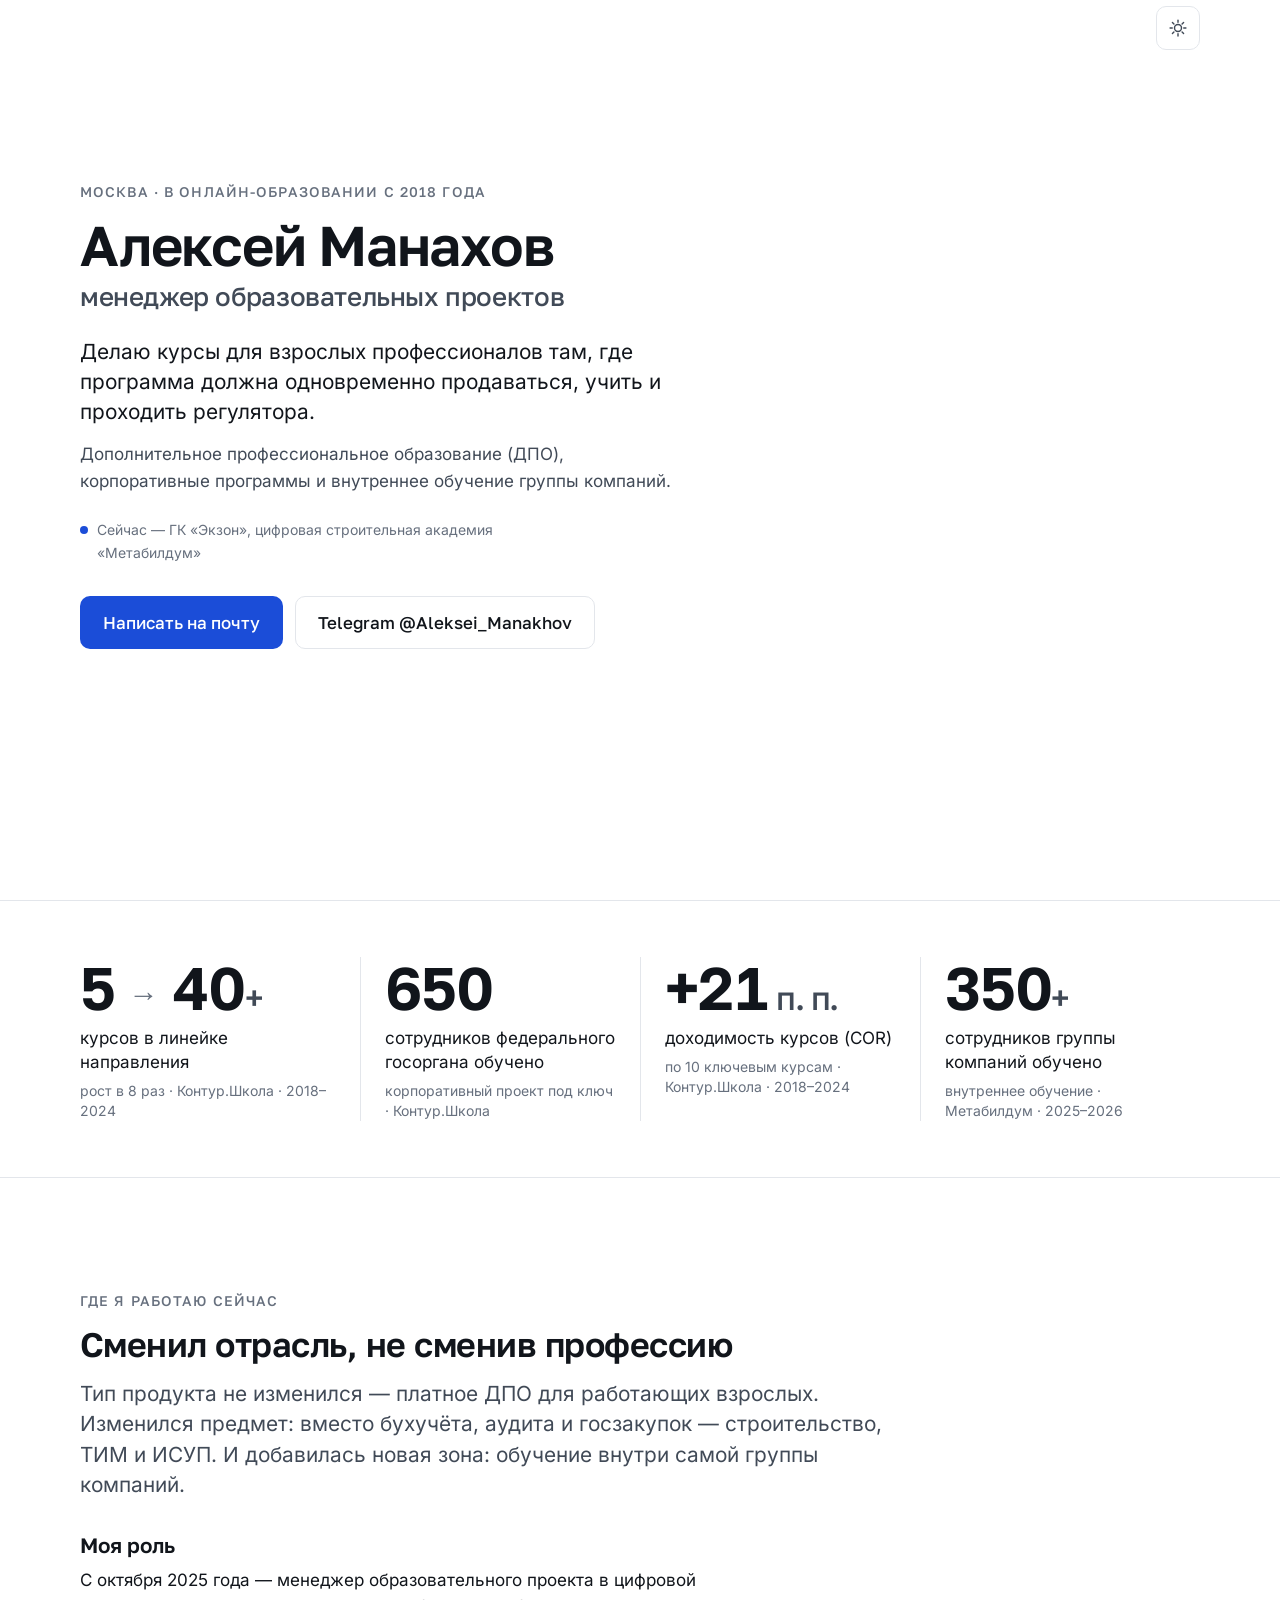
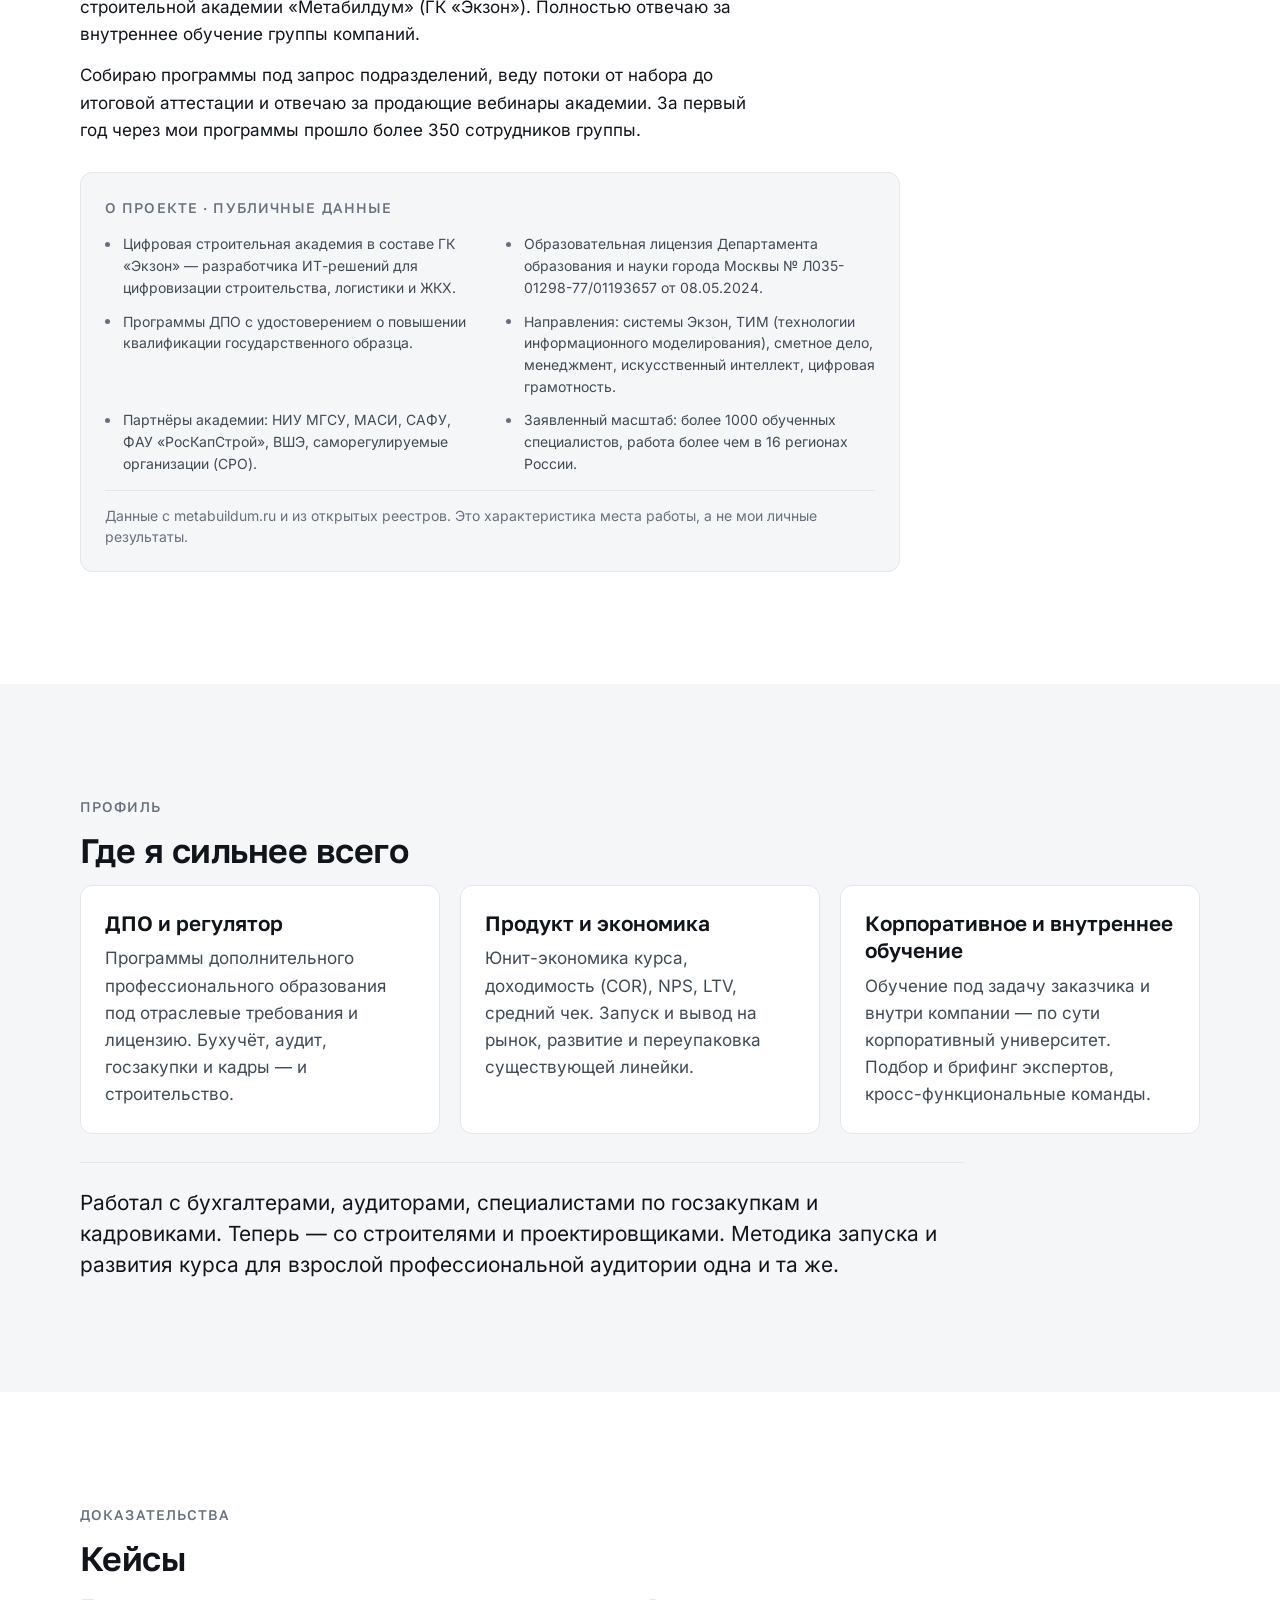
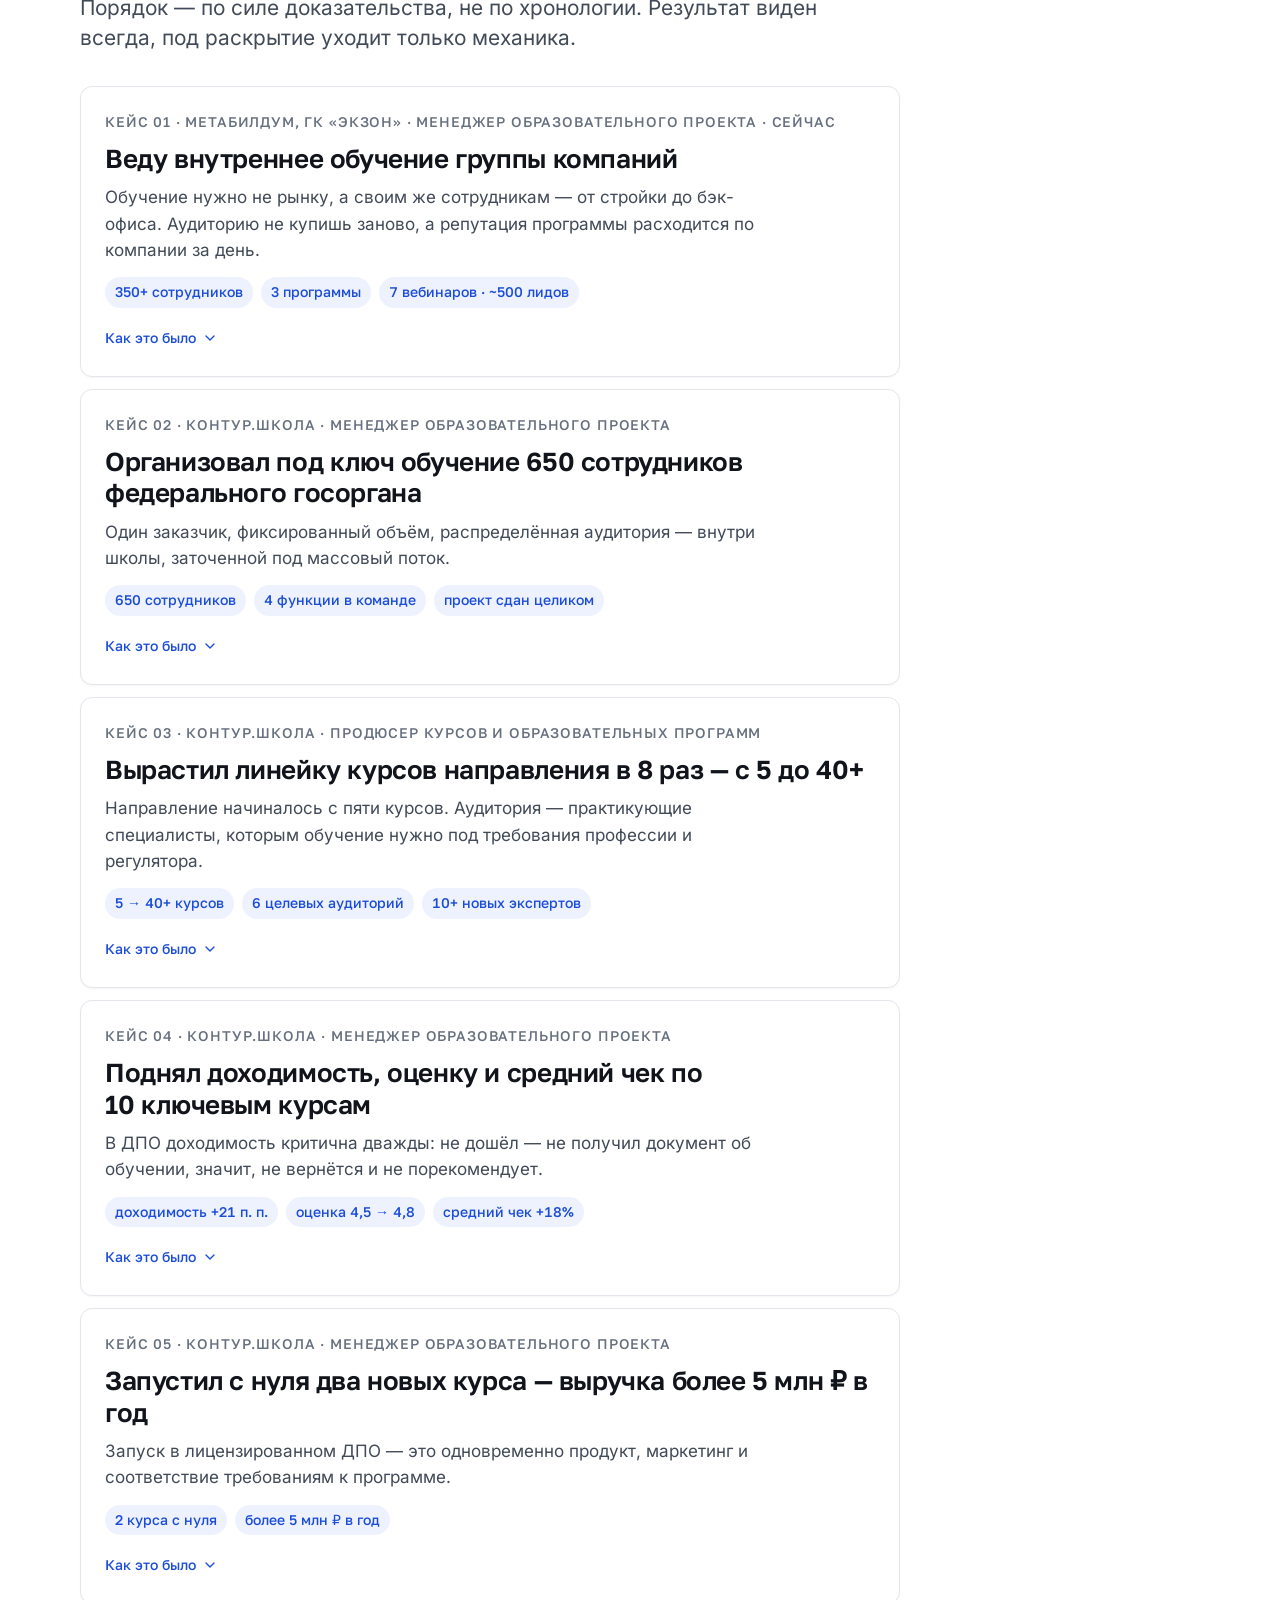
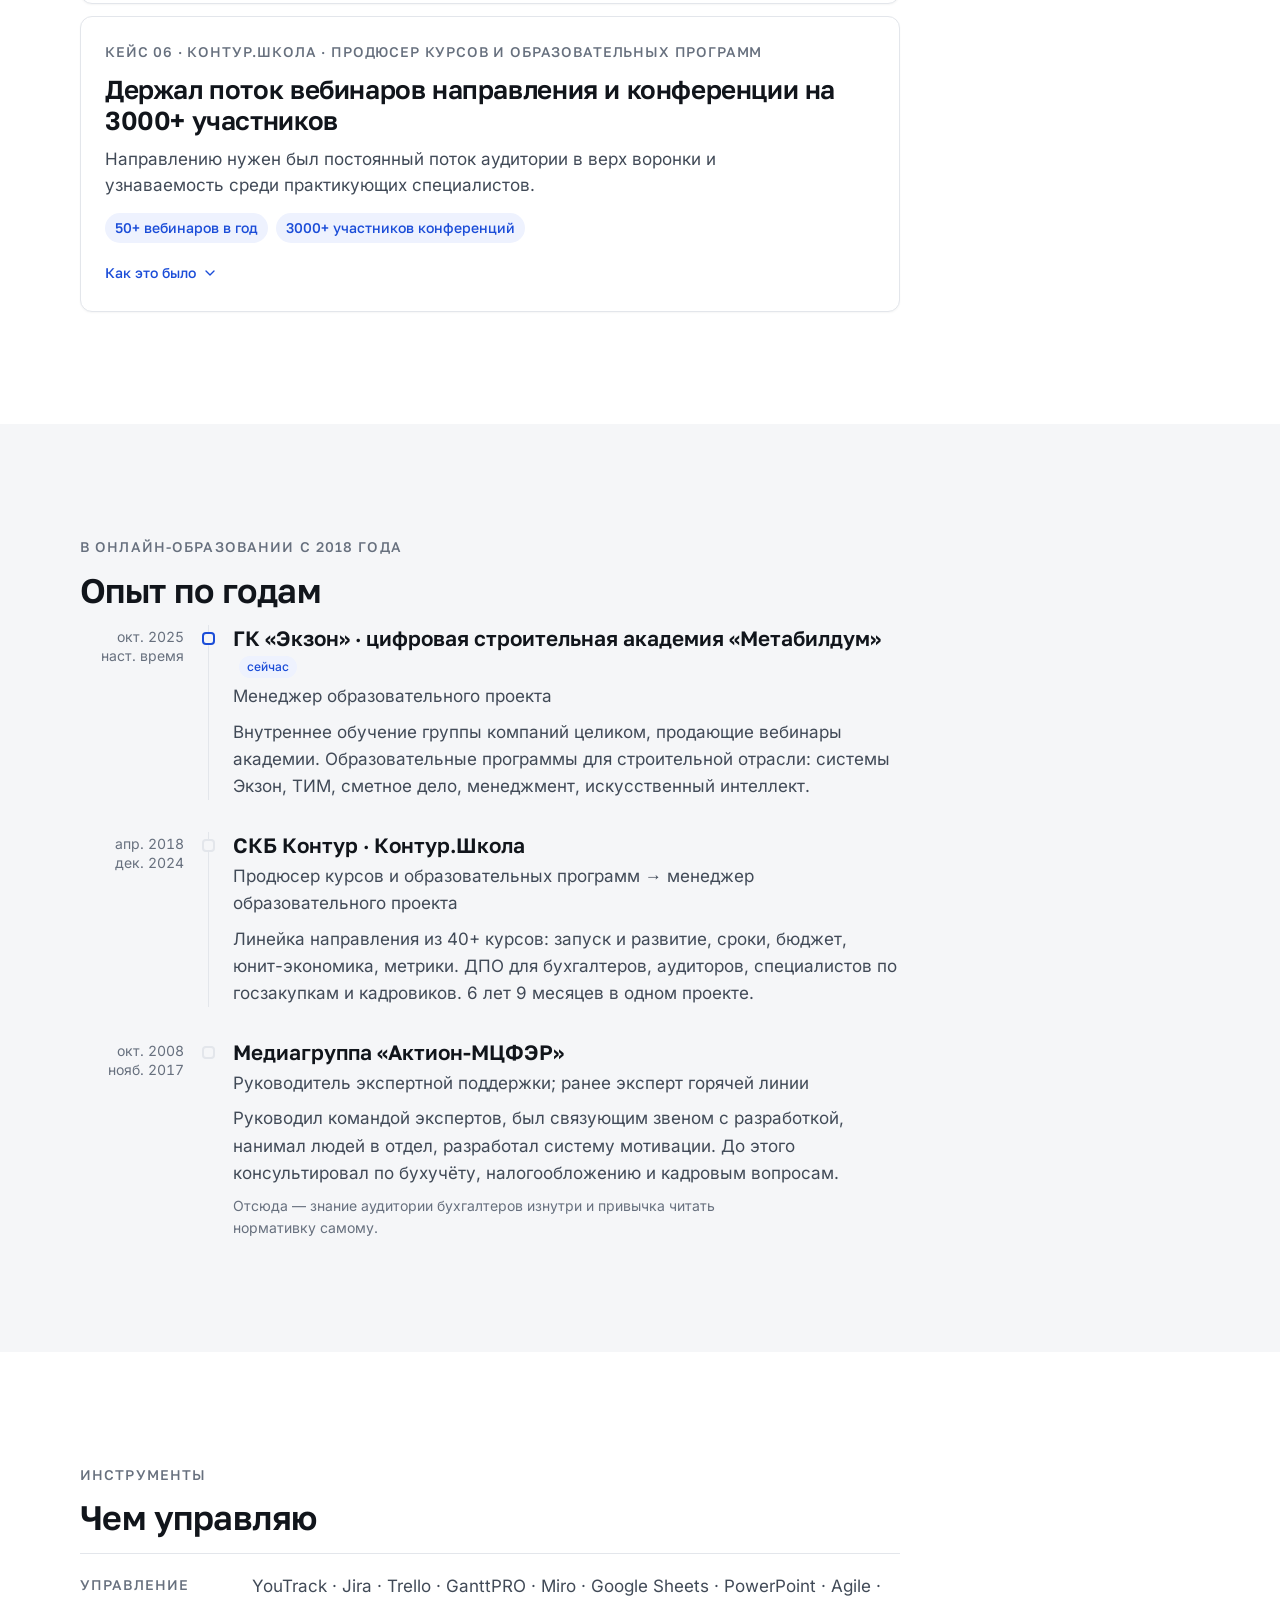
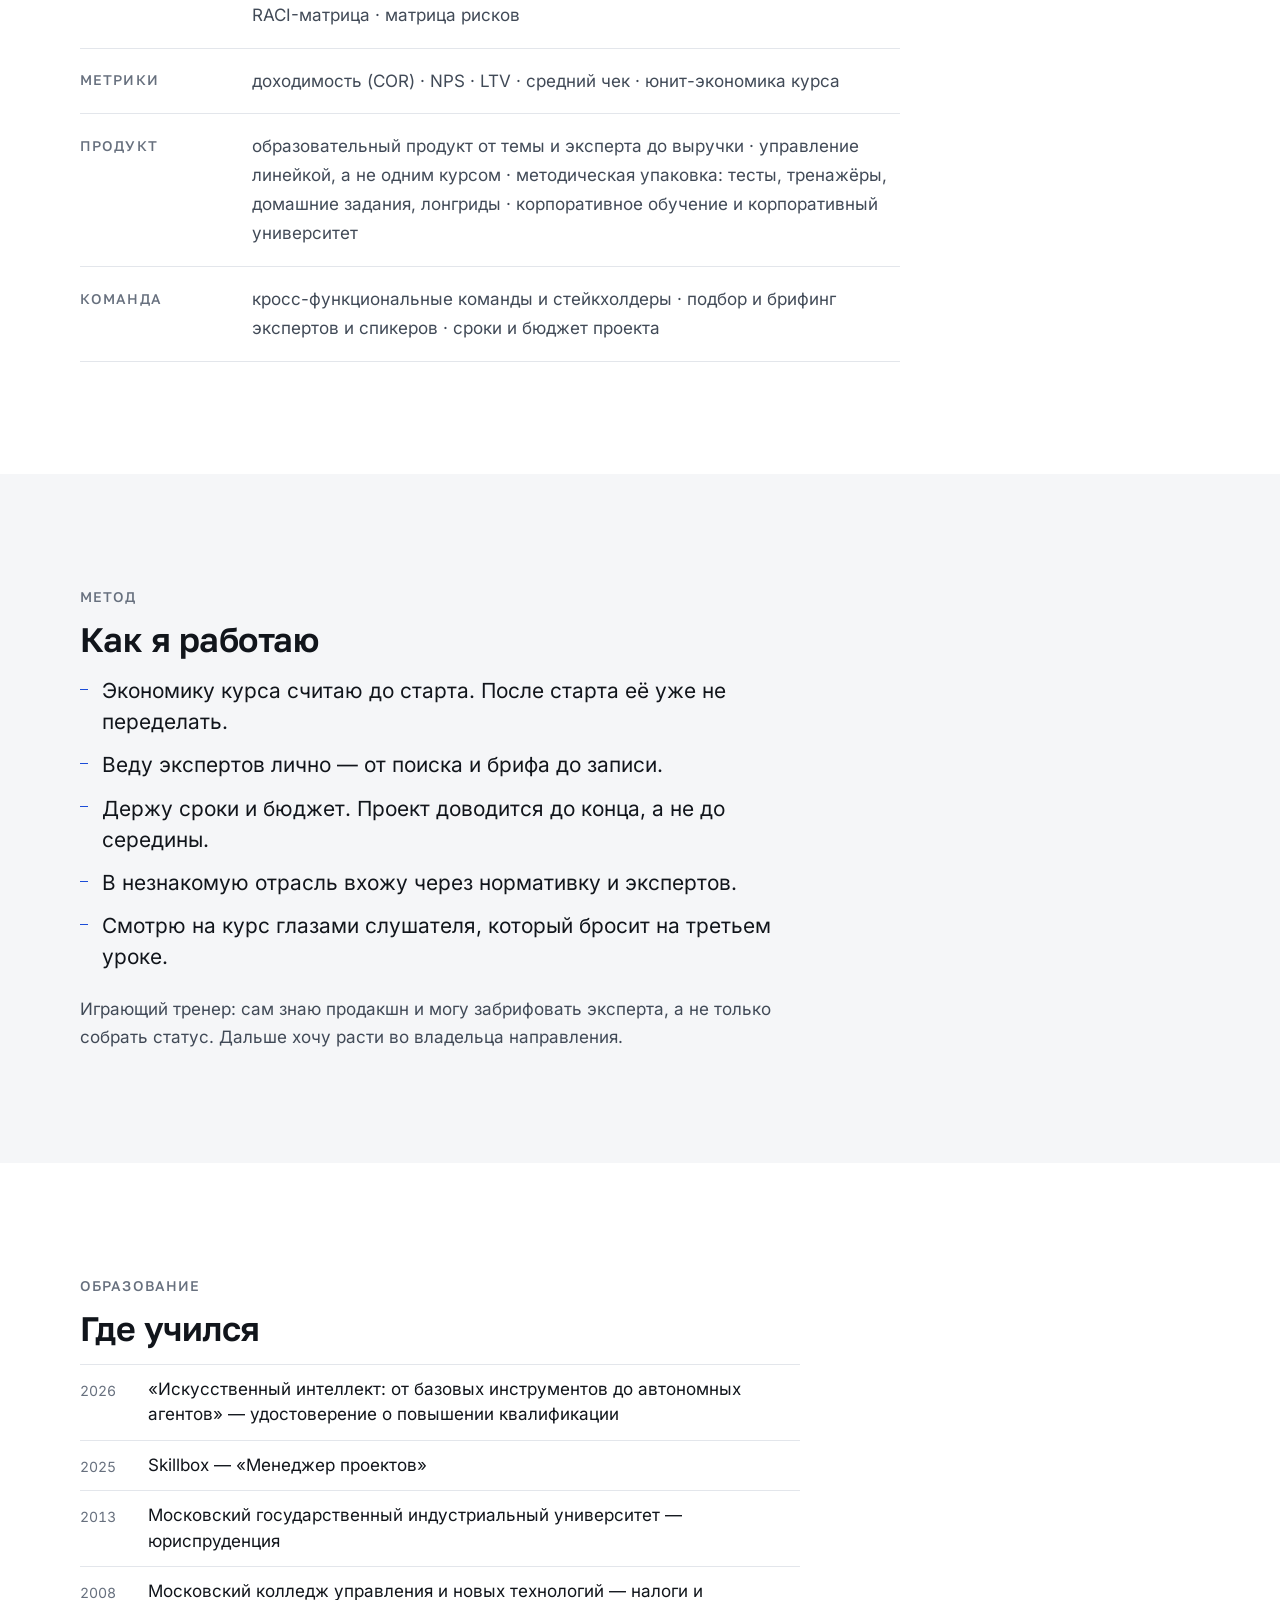
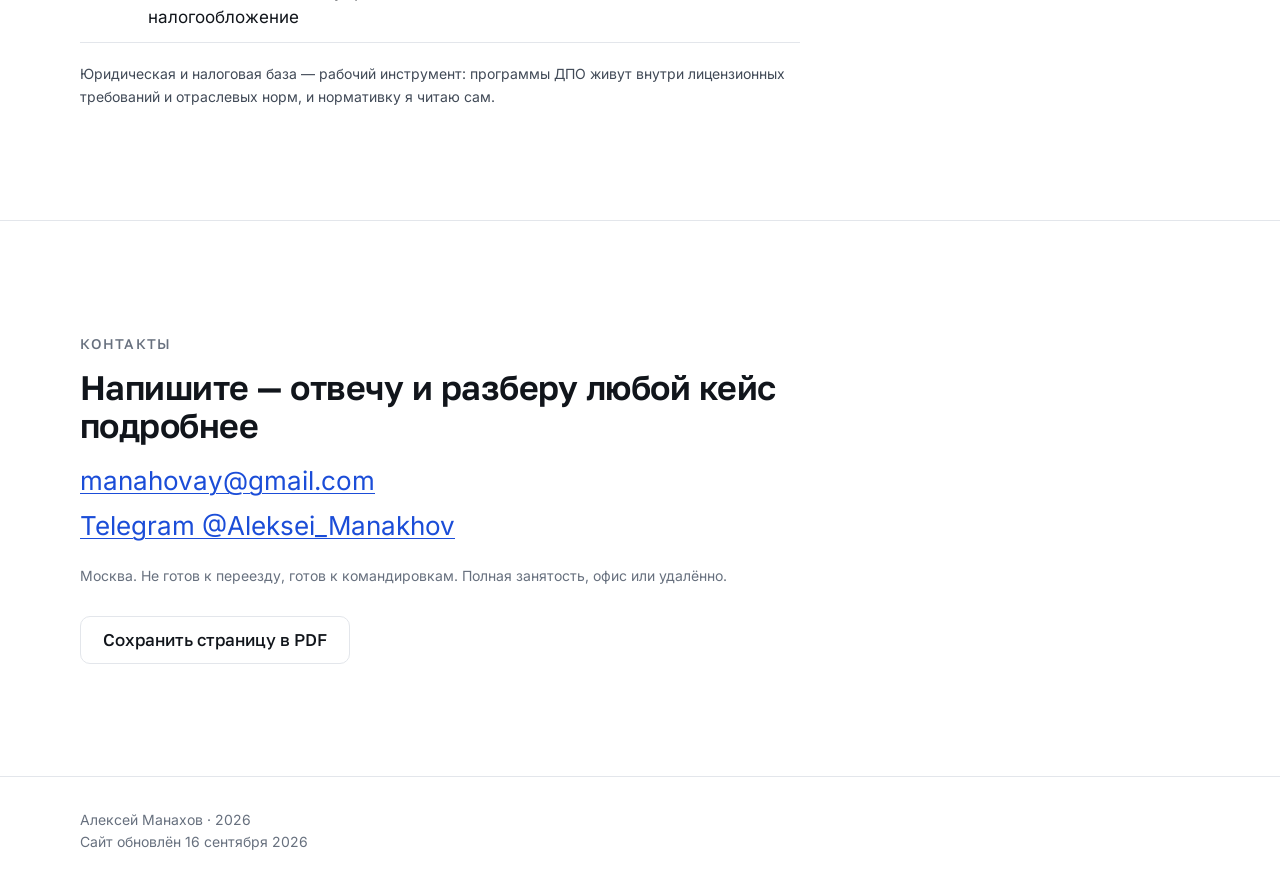
<file: index.html>
<!doctype html>
<html lang="ru">
<head>
<meta charset="utf-8">
<meta name="viewport" content="width=device-width, initial-scale=1, viewport-fit=cover">

<title>Менеджер образовательных проектов — Алексей Манахов, Москва</title>
<meta name="description" content="Менеджер образовательных проектов и продюсер онлайн-курсов. Линейка 40+ курсов, доходимость +21 п. п., корпоративное обучение. В онлайн-образовании с 2018 года.">
<meta name="author" content="Алексей Манахов">
<link rel="canonical" href="https://alexym1988.github.io/CV/">

<meta name="theme-color" content="#ffffff" media="(prefers-color-scheme: light)">
<meta name="theme-color" content="#0d1014" media="(prefers-color-scheme: dark)">

<meta property="og:type" content="profile">
<meta property="og:locale" content="ru_RU">
<meta property="og:site_name" content="Алексей Манахов">
<meta property="og:title" content="Алексей Манахов — менеджер образовательных проектов">
<meta property="og:description" content="Делаю курсы для взрослых профессионалов там, где программа должна одновременно продаваться, учить и проходить регулятора.">
<meta property="og:url" content="https://alexym1988.github.io/CV/">
<meta property="og:image" content="https://alexym1988.github.io/CV/assets/og.png">
<meta property="og:image:width" content="1200">
<meta property="og:image:height" content="630">
<meta property="og:image:alt" content="Алексей Манахов, менеджер образовательных проектов. Опорные цифры карьеры.">
<meta name="twitter:card" content="summary_large_image">

<link rel="icon" href="assets/favicon.svg" type="image/svg+xml">
<link rel="apple-touch-icon" href="assets/apple-touch-icon.png">

<link rel="preload" href="fonts/golos-text-cyrillic.woff2" as="font" type="font/woff2" crossorigin>
<link rel="preload" href="fonts/inter-cyrillic.woff2" as="font" type="font/woff2" crossorigin>
<link rel="stylesheet" href="styles.css?v=2">

<script>
  // Ставим тему до первой отрисовки, чтобы не было вспышки светлого фона.
  (function () {
    try {
      var t = localStorage.getItem('theme');
      if (t === 'dark' || t === 'light') document.documentElement.setAttribute('data-theme', t);
    } catch (e) { /* приватный режим или заблокированные куки — работаем на системной теме */ }
  })();
</script>
</head>

<body>
<a class="skip-link" href="#main">Перейти к содержанию</a>

<header class="topbar topbar--bare" id="topbar">
  <div class="topbar__in wrap">
    <span class="topbar__name">Алексей Манахов <span class="topbar__role">· менеджер образовательных проектов</span></span>
    <span class="topbar__actions">
      <a class="btn btn--sm btn--primary topbar__write" href="mailto:manahovay@gmail.com?subject=%D0%92%D0%B0%D0%BA%D0%B0%D0%BD%D1%81%D0%B8%D1%8F%3A%20%D0%BC%D0%B5%D0%BD%D0%B5%D0%B4%D0%B6%D0%B5%D1%80%20%D0%BE%D0%B1%D1%80%D0%B0%D0%B7%D0%BE%D0%B2%D0%B0%D1%82%D0%B5%D0%BB%D1%8C%D0%BD%D0%BE%D0%B3%D0%BE%20%D0%BF%D1%80%D0%BE%D0%B5%D0%BA%D1%82%D0%B0">Написать</a>
      <button class="iconbtn" id="theme-toggle" type="button" aria-label="Включить тёмную тему">
        <svg class="icon-sun" viewBox="0 0 24 24" aria-hidden="true" width="20" height="20"><circle cx="12" cy="12" r="4.2"/><path d="M12 2.5v2.6M12 18.9v2.6M2.5 12h2.6M18.9 12h2.6M5.3 5.3l1.8 1.8M16.9 16.9l1.8 1.8M18.7 5.3l-1.8 1.8M7.1 16.9l-1.8 1.8"/></svg>
        <svg class="icon-moon" viewBox="0 0 24 24" aria-hidden="true" width="20" height="20"><path d="M20.5 14.3A8.6 8.6 0 0 1 9.7 3.5a8.6 8.6 0 1 0 10.8 10.8Z"/></svg>
      </button>
    </span>
  </div>
</header>

<main id="main" tabindex="-1">

  <!-- ===================== ПЕРВЫЙ ЭКРАН ===================== -->
  <section class="hero" aria-labelledby="hero-h">
    <div class="wrap hero__in">
      <p class="label">Москва · в онлайн-образовании с 2018 года</p>

      <h1 id="hero-h" class="hero__h1">
        <span class="hero__name">Алексей Манахов</span>
        <span class="hero__role">менеджер образовательных проектов</span>
      </h1>

      <p class="hero__lead">Делаю курсы для взрослых профессионалов там, где программа должна одновременно продаваться, учить и проходить регулятора.</p>

      <p class="hero__sub">Дополнительное профессиональное образование (ДПО), корпоративные программы и внутреннее обучение группы компаний.</p>

      <p class="hero__now"><span class="dot" aria-hidden="true"></span>Сейчас — ГК «Экзон», цифровая строительная академия «Метабилдум»</p>

      <div class="hero__cta">
        <a class="btn btn--primary" href="mailto:manahovay@gmail.com?subject=%D0%92%D0%B0%D0%BA%D0%B0%D0%BD%D1%81%D0%B8%D1%8F%3A%20%D0%BC%D0%B5%D0%BD%D0%B5%D0%B4%D0%B6%D0%B5%D1%80%20%D0%BE%D0%B1%D1%80%D0%B0%D0%B7%D0%BE%D0%B2%D0%B0%D1%82%D0%B5%D0%BB%D1%8C%D0%BD%D0%BE%D0%B3%D0%BE%20%D0%BF%D1%80%D0%BE%D0%B5%D0%BA%D1%82%D0%B0">Написать на почту</a>
        <a class="btn btn--ghost" href="https://t.me/Aleksei_Manakhov" rel="noopener">Telegram @Aleksei_Manakhov</a>
      </div>
    </div>
  </section>

  <span id="hero-end" aria-hidden="true"></span>

  <!-- ===================== ОПОРНЫЕ ЦИФРЫ ===================== -->
  <section class="metrics" aria-labelledby="metrics-h">
    <div class="wrap">
      <h2 class="sr-only" id="metrics-h">Опорные цифры</h2>
      <ul class="metrics__grid" role="list">
        <li class="metric">
          <p class="metric__val">5 <span class="metric__arrow">→</span> 40<span class="metric__unit">+</span></p>
          <p class="metric__label">курсов в линейке направления</p>
          <p class="metric__note">рост в 8 раз · Контур.Школа · 2018–2024</p>
        </li>
        <li class="metric">
          <p class="metric__val">650</p>
          <p class="metric__label">сотрудников федерального госоргана обучено</p>
          <p class="metric__note">корпоративный проект под ключ · Контур.Школа</p>
        </li>
        <li class="metric">
          <p class="metric__val">+21<span class="metric__unit"> п.&nbsp;п.</span></p>
          <p class="metric__label">доходимость курсов (COR)</p>
          <p class="metric__note">по 10&nbsp;ключевым курсам · Контур.Школа · 2018–2024</p>
        </li>
        <li class="metric">
          <p class="metric__val">350<span class="metric__unit">+</span></p>
          <p class="metric__label">сотрудников группы компаний обучено</p>
          <p class="metric__note">внутреннее обучение · Метабилдум · 2025–2026</p>
        </li>
      </ul>
    </div>
  </section>

  <!-- ===================== СЕЙЧАС ===================== -->
  <section class="section" id="now" aria-labelledby="now-h">
    <div class="wrap">
      <p class="label">Где я работаю сейчас</p>
      <h2 class="h2" id="now-h">Сменил отрасль, не сменив профессию</h2>
      <p class="lead">Тип продукта не изменился — платное ДПО для работающих взрослых. Изменился предмет: вместо бухучёта, аудита и госзакупок — строительство, ТИМ и ИСУП. И добавилась новая зона: обучение внутри самой группы компаний.</p>

      <div class="now__cols">
        <div class="now__mine">
          <h3 class="h3">Моя роль</h3>
          <p>С октября 2025&nbsp;года — менеджер образовательного проекта в цифровой строительной академии «Метабилдум» (ГК «Экзон»). Полностью отвечаю за внутреннее обучение группы компаний.</p>
          <p>Собираю программы под запрос подразделений, веду потоки от набора до итоговой аттестации и отвечаю за продающие вебинары академии. За первый год через мои программы прошло более 350&nbsp;сотрудников группы.</p>
        </div>

        <aside class="card card--muted now__project" aria-labelledby="proj-h">
          <p class="label" id="proj-h">О проекте · публичные данные</p>
          <ul class="ticks" role="list">
            <li>Цифровая строительная академия в составе ГК «Экзон» — разработчика ИТ-решений для цифровизации строительства, логистики и ЖКХ.</li>
            <li>Образовательная лицензия Департамента образования и науки города Москвы №&nbsp;Л035-01298-77/01193657 от 08.05.2024.</li>
            <li>Программы ДПО с удостоверением о повышении квалификации государственного образца.</li>
            <li>Направления: системы Экзон, ТИМ (технологии информационного моделирования), сметное дело, менеджмент, искусственный интеллект, цифровая грамотность.</li>
            <li>Партнёры академии: НИУ МГСУ, МАСИ, САФУ, ФАУ «РосКапСтрой», ВШЭ, саморегулируемые организации (СРО).</li>
            <li>Заявленный масштаб: более 1000 обученных специалистов, работа более чем в 16&nbsp;регионах России.</li>
          </ul>
          <p class="src">Данные с metabuildum.ru и из открытых реестров. Это характеристика места работы, а не мои личные результаты.</p>
        </aside>
      </div>
    </div>
  </section>

  <!-- ===================== НИША ===================== -->
  <section class="section section--alt" id="niche" aria-labelledby="niche-h">
    <div class="wrap">
      <p class="label">Профиль</p>
      <h2 class="h2" id="niche-h">Где я сильнее всего</h2>

      <div class="cards3">
        <article class="card">
          <h3 class="h3">ДПО и регулятор</h3>
          <p>Программы дополнительного профессионального образования под отраслевые требования и лицензию. Бухучёт, аудит, госзакупки и кадры — и строительство.</p>
        </article>
        <article class="card">
          <h3 class="h3">Продукт и экономика</h3>
          <p>Юнит-экономика курса, доходимость (COR), NPS, LTV, средний чек. Запуск и вывод на рынок, развитие и переупаковка существующей линейки.</p>
        </article>
        <article class="card">
          <h3 class="h3">Корпоративное и внутреннее обучение</h3>
          <p>Обучение под задачу заказчика и внутри компании — по сути корпоративный университет. Подбор и брифинг экспертов, кросс-функциональные команды.</p>
        </article>
      </div>

      <p class="niche__bridge">Работал с бухгалтерами, аудиторами, специалистами по госзакупкам и кадровиками. Теперь — со строителями и проектировщиками. Методика запуска и развития курса для взрослой профессиональной аудитории одна и та же.</p>
    </div>
  </section>

  <!-- ===================== КЕЙСЫ ===================== -->
  <section class="section" id="cases" aria-labelledby="cases-h">
    <div class="wrap">
      <p class="label">Доказательства</p>
      <h2 class="h2" id="cases-h">Кейсы</h2>
      <p class="lead">Порядок — по силе доказательства, не по хронологии. Результат виден всегда, под раскрытие уходит только механика.</p>

      <div class="cases">

        <article class="case" id="case-internal">
          <p class="case__label">Кейс 01 · Метабилдум, ГК «Экзон» · менеджер образовательного проекта · сейчас</p>
          <h3 class="case__h">Веду внутреннее обучение группы компаний</h3>
          <p class="case__ctx">Обучение нужно не рынку, а своим же сотрудникам — от стройки до бэк-офиса. Аудиторию не купишь заново, а репутация программы расходится по компании за день.</p>
          <ul class="case__nums" role="list">
            <li>350+ сотрудников</li>
            <li>3 программы</li>
            <li>7 вебинаров · ~500 лидов</li>
          </ul>
          <details class="case__disclosure">
            <summary><span class="case__more">Как это было<span class="sr-only"> — кейс 01, внутреннее обучение группы компаний</span><svg class="chev" viewBox="0 0 24 24" aria-hidden="true" width="16" height="16"><path d="m6 9 6 6 6-6"/></svg></span></summary>
            <div class="case__body">
              <h4 class="case__sub">Задача</h4>
              <p>Закрыть потребности группы компаний в обучении — цифровым инструментам, отраслевым основам и искусственному интеллекту. Плюс поддержать продажи академии вебинарами.</p>

              <h4 class="case__sub">Что делаю</h4>
              <ul class="bullets">
                <li>Отвечаю за внутреннее обучение группы компаний целиком: от выбора тем под запрос подразделений до проведения потоков.</li>
                <li>Запустил программу по искусственному интеллекту и провёл по ней два потока.</li>
                <li>Провёл поток обучения по Excel и курс «Введение в строительство».</li>
                <li>Отвечаю за продающие вебинары академии: темы, спикеры, проведение.</li>
              </ul>

              <h4 class="case__sub">Результат</h4>
              <ul class="bullets">
                <li>Искусственный интеллект — два потока, около 250&nbsp;сотрудников.</li>
                <li>Excel — около 100&nbsp;сотрудников.</li>
                <li>«Введение в строительство» — около 70&nbsp;сотрудников.</li>
                <li>Семь продающих вебинаров, около 500&nbsp;лидов.</li>
              </ul>

              <p class="case__proves"><strong>Вывод.</strong> Закрываю оба контура сразу: обучение внутрь холдинга и вебинары, которые приводят клиентов снаружи. Вошёл в незнакомую отрасль и через несколько месяцев уже вёл потоки.</p>

              <p class="case__tools">Цифры по потокам округлены. Точные — в разговоре.</p>
            </div>
          </details>
        </article>

        <article class="case" id="case-gov-650">
          <p class="case__label">Кейс 02 · Контур.Школа · менеджер образовательного проекта</p>
          <h3 class="case__h">Организовал под ключ обучение 650&nbsp;сотрудников федерального госоргана</h3>
          <p class="case__ctx">Один заказчик, фиксированный объём, распределённая аудитория — внутри школы, заточенной под массовый поток.</p>
          <ul class="case__nums" role="list">
            <li>650 сотрудников</li>
            <li>4 функции в команде</li>
            <li>проект сдан целиком</li>
          </ul>
          <details class="case__disclosure">
            <summary><span class="case__more">Как это было<span class="sr-only"> — кейс 02, обучение 650 сотрудников госоргана</span><svg class="chev" viewBox="0 0 24 24" aria-hidden="true" width="16" height="16"><path d="m6 9 6 6 6-6"/></svg></span></summary>
            <div class="case__body">
              <h4 class="case__sub">Контекст</h4>
              <p>Контур.Школа — ДПО для бухгалтеров, аудиторов, специалистов по госзакупкам и кадровиков. Федеральный госорган заказал обучение своих сотрудников: фиксированный объём, распределённая по стране аудитория, требования к результату обучения.</p>

              <h4 class="case__sub">Задача</h4>
              <p>Провести обучение 650&nbsp;сотрудников целиком — от программы и спикеров до проведения и экспертного сопровождения — силами кросс-функциональной команды.</p>

              <h4 class="case__sub">Что делал</h4>
              <ul class="bullets">
                <li>Собрал под проект кросс-функциональную команду и управлял ею: спикеры, маркетинг, продакшн, разработка.</li>
                <li>Подобрал и забрифовал спикеров, вёл их на всех этапах работы.</li>
                <li>Спланировал и организовал запись уроков и проведение вебинаров для распределённой аудитории.</li>
                <li>Организовал экспертное сопровождение слушателей на всём протяжении обучения.</li>
                <li>Вёл проект в таск-трекере: бэклог, распределение задач, контроль дедлайнов и рисков.</li>
              </ul>

              <p class="case__nda">Название заказчика не раскрываю по договорённости.</p>

              <p class="case__proves"><strong>Вывод.</strong> Веду корпоративный образовательный проект целиком: один заказчик, фиксированный объём, четыре функции в матричном подчинении. Это основной режим работы корпоративного университета и отраслевой академии.</p>

              <p class="case__tools">YouTrack · Jira · Trello · GanttPRO · Miro · RACI-матрица · матрица рисков</p>
            </div>
          </details>
        </article>

        <article class="case" id="case-portfolio-x8">
          <p class="case__label">Кейс 03 · Контур.Школа · продюсер курсов и образовательных программ</p>
          <h3 class="case__h">Вырастил линейку курсов направления в 8&nbsp;раз — с 5 до 40+</h3>
          <p class="case__ctx">Направление начиналось с пяти курсов. Аудитория — практикующие специалисты, которым обучение нужно под требования профессии и регулятора.</p>
          <ul class="case__nums" role="list">
            <li>5 → 40+ курсов</li>
            <li>6 целевых аудиторий</li>
            <li>10+ новых экспертов</li>
          </ul>
          <details class="case__disclosure">
            <summary><span class="case__more">Как это было<span class="sr-only"> — кейс 03, рост линейки курсов</span><svg class="chev" viewBox="0 0 24 24" aria-hidden="true" width="16" height="16"><path d="m6 9 6 6 6-6"/></svg></span></summary>
            <div class="case__body">
              <h4 class="case__sub">Задача</h4>
              <p>Превратить набор разрозненных курсов в продуктовую линейку, закрывающую задачи нескольких сегментов аудитории.</p>

              <h4 class="case__sub">Что делал</h4>
              <ul class="bullets">
                <li>Разобрал аудиторию направления на сегменты и собрал под них отдельные линейки курсов.</li>
                <li>Анализировал конкурентов и целевую аудиторию, искал тренды и топ-темы под спрос.</li>
                <li>Привлёк и забрифовал более 10 новых экспертов под новые курсы и вебинары.</li>
                <li>Вёл производство курсов: запись и геймификация видео, лонгриды, методички, тесты, чек-листы, домашние задания, тренажёры, памятки.</li>
                <li>Упаковывал лендинги, планировал рассылки и SEO-оптимизацию страниц, вёл продвижение курсов.</li>
                <li>Обучал отдел продаж новым продуктам и писал ему скрипты.</li>
              </ul>

              <h4 class="case__sub">Результат</h4>
              <ul class="bullets">
                <li>Линейка направления выросла в 8&nbsp;раз: с 5 до 40+ курсов.</li>
                <li>Собраны линейки курсов под 6 разных целевых аудиторий.</li>
                <li>Привлечено более 10 новых экспертов — это принесло проекту дополнительную выручку.</li>
                <li>Отдельные запуски выходили на выручку более 7&nbsp;млн&nbsp;₽ в год при наборах более 300&nbsp;человек в группе.</li>
              </ul>

              <p class="case__proves"><strong>Вывод.</strong> Мыслю портфелем, а не отдельным курсом: из одной аудитории собираю несколько продуктовых линий и закрываю весь путь — от анализа аудитории до обучения продавцов.</p>

              <p class="case__tools">Google Sheets · Miro · Trello · YouTrack</p>
            </div>
          </details>
        </article>

        <article class="case" id="case-metrics-10">
          <p class="case__label">Кейс 04 · Контур.Школа · менеджер образовательного проекта</p>
          <h3 class="case__h">Поднял доходимость, оценку и средний чек по 10&nbsp;ключевым курсам</h3>
          <p class="case__ctx">В ДПО доходимость критична дважды: не дошёл — не получил документ об обучении, значит, не вернётся и не порекомендует.</p>
          <ul class="case__nums" role="list">
            <li>доходимость +21 п.&nbsp;п.</li>
            <li>оценка 4,5 → 4,8</li>
            <li>средний чек +18%</li>
          </ul>
          <details class="case__disclosure">
            <summary><span class="case__more">Как это было<span class="sr-only"> — кейс 04, метрики десяти курсов</span><svg class="chev" viewBox="0 0 24 24" aria-hidden="true" width="16" height="16"><path d="m6 9 6 6 6-6"/></svg></span></summary>
            <div class="case__body">
              <h4 class="case__sub">Задача</h4>
              <p>Поднять доходимость и удовлетворённость на уже работающих курсах и увеличить доход с курса, не ломая набор.</p>

              <h4 class="case__sub">Что делал</h4>
              <ul class="bullets">
                <li>Снимал и анализировал метрики курсов — доходимость (COR), NPS, среднюю оценку — и искал точки отвала.</li>
                <li>Развивал и переупаковывал существующие курсы: состав программы, объём модулей, наполнение.</li>
                <li>Усиливал практическую часть: тесты, домашние задания, тренажёры, чек-листы, памятки.</li>
                <li>Просчитывал и анализировал юнит-экономику каждого курса, контролировал сроки и бюджет.</li>
                <li>Согласовывал изменения с экспертами, продакшном, кураторами, маркетингом и продажами.</li>
              </ul>

              <h4 class="case__sub">Результат</h4>
              <ul class="bullets">
                <li>Доходимость (COR) по 10&nbsp;ключевым курсам выросла на 21 процентный пункт. Замеряли от потока к потоку, это не относительный рост к базе.</li>
                <li>Средняя оценка обучения по этим же курсам выросла с 4,5 до 4,8 из 5.</li>
                <li>Средний чек по 10&nbsp;ключевым курсам вырос на 18%.</li>
              </ul>

              <p class="case__proves"><strong>Вывод.</strong> Вытягиваю метрики уже существующего продукта, а не только запускаю новое. Доходимость и оценку не объяснить ростом рынка — их двигает продукт, а не спрос.</p>

              <p class="case__tools">Google Sheets · юнит-экономика курса · COR · NPS · LTV · средний чек</p>
            </div>
          </details>
        </article>

        <article class="case" id="case-two-launches">
          <p class="case__label">Кейс 05 · Контур.Школа · менеджер образовательного проекта</p>
          <h3 class="case__h">Запустил с нуля два новых курса — выручка более 5&nbsp;млн&nbsp;₽ в год</h3>
          <p class="case__ctx">Запуск в лицензированном ДПО — это одновременно продукт, маркетинг и соответствие требованиям к программе.</p>
          <ul class="case__nums" role="list">
            <li>2 курса с нуля</li>
            <li>более 5 млн ₽ в год</li>
          </ul>
          <details class="case__disclosure">
            <summary><span class="case__more">Как это было<span class="sr-only"> — кейс 05, два запуска с нуля</span><svg class="chev" viewBox="0 0 24 24" aria-hidden="true" width="16" height="16"><path d="m6 9 6 6 6-6"/></svg></span></summary>
            <div class="case__body">
              <h4 class="case__sub">Задача</h4>
              <p>Вывести два новых курса с нуля до устойчивых продаж внутри направления из 40+ курсов.</p>

              <h4 class="case__sub">Что делал</h4>
              <ul class="bullets">
                <li>Искал тренды и топ-темы, актуальные для целевой аудитории, и отобрал темы под запуск.</li>
                <li>Просчитал юнит-экономику курсов до старта и вёл их сроки и бюджет.</li>
                <li>Подобрал и забрифовал экспертов, собрал вместе с ними программу.</li>
                <li>Провёл производство целиком: видео, лонгриды, методички, тесты, тренажёры.</li>
                <li>Вывел курсы на рынок вместе с маркетингом, разработкой и дизайном.</li>
                <li>Снял метрики первых потоков и доработал курсы по обратной связи.</li>
              </ul>

              <h4 class="case__sub">Результат</h4>
              <ul class="bullets">
                <li>Запуски вышли на выручку более 5&nbsp;млн&nbsp;₽ в год.</li>
                <li>NPS запущенных курсов — 90 по классической методике: доля промоутеров (9–10 баллов) минус доля критиков (0–6) по шкале 0–10, нейтралы не учитываются. Цифра высокая, поэтому не выношу её на первый экран — разберу в разговоре вместе с выборкой и моментом замера.</li>
              </ul>

              <p class="case__proves"><strong>Вывод.</strong> Довожу продукт от темы до денег и делаю это повторяемо: разные продукты, сопоставимый результат — и деньги не получены ценой качества.</p>

              <p class="case__tools">юнит-экономика курса · NPS · Google Sheets</p>
            </div>
          </details>
        </article>

        <article class="case" id="case-webinars">
          <p class="case__label">Кейс 06 · Контур.Школа · продюсер курсов и образовательных программ</p>
          <h3 class="case__h">Держал поток вебинаров направления и конференции на 3000+ участников</h3>
          <p class="case__ctx">Направлению нужен был постоянный поток аудитории в верх воронки и узнаваемость среди практикующих специалистов.</p>
          <ul class="case__nums" role="list">
            <li>50+ вебинаров в год</li>
            <li>3000+ участников конференций</li>
          </ul>
          <details class="case__disclosure">
            <summary><span class="case__more">Как это было<span class="sr-only"> — кейс 06, вебинары и конференции</span><svg class="chev" viewBox="0 0 24 24" aria-hidden="true" width="16" height="16"><path d="m6 9 6 6 6-6"/></svg></span></summary>
            <div class="case__body">
              <h4 class="case__sub">Что делал</h4>
              <ul class="bullets">
                <li>Вёл линейку вебинаров направления, более 50 в год: темы, анонсы, работа со спикером, запись, постпродакшн, публикация.</li>
                <li>Собрал под ключ тематические онлайн-конференции более чем на 3000&nbsp;участников.</li>
              </ul>

              <p class="case__proves"><strong>Вывод.</strong> Собираю событие на большую аудиторию и держу регулярный поток силами экспертной сети — рабочий навык для академии, работающей с вузами, саморегулируемыми организациями и отраслевыми партнёрами.</p>

              <p class="case__tools">Miro · Trello · Google Sheets</p>
            </div>
          </details>
        </article>

      </div>
    </div>
  </section>

  <!-- ===================== ОПЫТ ===================== -->
  <section class="section section--alt" id="timeline" aria-labelledby="tl-h">
    <div class="wrap">
      <p class="label">В онлайн-образовании с 2018 года</p>
      <h2 class="h2" id="tl-h">Опыт по годам</h2>

      <ol class="tl" role="list">
        <li class="tl__item tl__item--now">
          <p class="tl__date">окт. 2025<br><span>наст. время</span></p>
          <div class="tl__body">
            <p class="tl__org">ГК «Экзон» · цифровая строительная академия «Метабилдум» <span class="badge">сейчас</span></p>
            <p class="tl__role">Менеджер образовательного проекта</p>
            <p class="tl__txt">Внутреннее обучение группы компаний целиком, продающие вебинары академии. Образовательные программы для строительной отрасли: системы Экзон, ТИМ, сметное дело, менеджмент, искусственный интеллект.</p>
          </div>
        </li>

        <li class="tl__item">
          <p class="tl__date">апр. 2018<br><span>дек. 2024</span></p>
          <div class="tl__body">
            <p class="tl__org">СКБ Контур · Контур.Школа</p>
            <p class="tl__role">Продюсер курсов и образовательных программ → менеджер образовательного проекта</p>
            <p class="tl__txt">Линейка направления из 40+ курсов: запуск и развитие, сроки, бюджет, юнит-экономика, метрики. ДПО для бухгалтеров, аудиторов, специалистов по госзакупкам и кадровиков. 6 лет 9 месяцев в одном проекте.</p>
          </div>
        </li>

        <li class="tl__item">
          <p class="tl__date">окт. 2008<br><span>нояб. 2017</span></p>
          <div class="tl__body">
            <p class="tl__org">Медиагруппа «Актион-МЦФЭР»</p>
            <p class="tl__role">Руководитель экспертной поддержки; ранее эксперт горячей линии</p>
            <p class="tl__txt">Руководил командой экспертов, был связующим звеном с разработкой, нанимал людей в отдел, разработал систему мотивации. До этого консультировал по бухучёту, налогообложению и кадровым вопросам.</p>
            <p class="tl__link">Отсюда — знание аудитории бухгалтеров изнутри и привычка читать нормативку самому.</p>
          </div>
        </li>
      </ol>
    </div>
  </section>

  <!-- ===================== ИНСТРУМЕНТЫ ===================== -->
  <section class="section" id="toolkit" aria-labelledby="tk-h">
    <div class="wrap">
      <p class="label">Инструменты</p>
      <h2 class="h2" id="tk-h">Чем управляю</h2>

      <dl class="tk">
        <div class="tk__row">
          <dt>Управление</dt>
          <dd>YouTrack · Jira · Trello · GanttPRO · Miro · Google Sheets · PowerPoint · Agile · RACI-матрица · матрица рисков</dd>
        </div>
        <div class="tk__row">
          <dt>Метрики</dt>
          <dd>доходимость (COR) · NPS · LTV · средний чек · юнит-экономика курса</dd>
        </div>
        <div class="tk__row">
          <dt>Продукт</dt>
          <dd>образовательный продукт от темы и эксперта до выручки · управление линейкой, а не одним курсом · методическая упаковка: тесты, тренажёры, домашние задания, лонгриды · корпоративное обучение и корпоративный университет</dd>
        </div>
        <div class="tk__row">
          <dt>Команда</dt>
          <dd>кросс-функциональные команды и стейкхолдеры · подбор и брифинг экспертов и спикеров · сроки и бюджет проекта</dd>
        </div>
      </dl>
    </div>
  </section>

  <!-- ===================== КАК Я РАБОТАЮ ===================== -->
  <section class="section section--alt" id="method" aria-labelledby="m-h">
    <div class="wrap wrap--prose">
      <p class="label">Метод</p>
      <h2 class="h2" id="m-h">Как я работаю</h2>
      <ul class="method" role="list">
        <li>Экономику курса считаю до старта. После старта её уже не переделать.</li>
        <li>Веду экспертов лично — от поиска и брифа до записи.</li>
        <li>Держу сроки и бюджет. Проект доводится до конца, а не до середины.</li>
        <li>В незнакомую отрасль вхожу через нормативку и экспертов.</li>
        <li>Смотрю на курс глазами слушателя, который бросит на третьем уроке.</li>
      </ul>
      <p class="method__note">Играющий тренер: сам знаю продакшн и могу забрифовать эксперта, а не только собрать статус. Дальше хочу расти во владельца направления.</p>
    </div>
  </section>

  <!-- ===================== ОБРАЗОВАНИЕ ===================== -->
  <section class="section" id="education" aria-labelledby="ed-h">
    <div class="wrap wrap--prose">
      <p class="label">Образование</p>
      <h2 class="h2" id="ed-h">Где учился</h2>
      <ul class="edu" role="list">
        <li><span class="edu__y">2026</span> <span>«Искусственный интеллект: от базовых инструментов до автономных агентов» — удостоверение о повышении квалификации</span></li>
        <li><span class="edu__y">2025</span> <span>Skillbox — «Менеджер проектов»</span></li>
        <li><span class="edu__y">2013</span> <span>Московский государственный индустриальный университет — юриспруденция</span></li>
        <li><span class="edu__y">2008</span> <span>Московский колледж управления и новых технологий — налоги и налогообложение</span></li>
      </ul>
      <p class="edu__note">Юридическая и налоговая база — рабочий инструмент: программы ДПО живут внутри лицензионных требований и отраслевых норм, и нормативку я читаю сам.</p>
    </div>
  </section>

  <!-- ===================== КОНТАКТЫ ===================== -->
  <section class="section section--contacts" id="contacts" aria-labelledby="c-h">
    <div class="wrap wrap--prose">
      <p class="label">Контакты</p>
      <h2 class="h2" id="c-h">Напишите — отвечу и разберу любой кейс подробнее</h2>

      <p class="contact"><a href="mailto:manahovay@gmail.com?subject=%D0%92%D0%B0%D0%BA%D0%B0%D0%BD%D1%81%D0%B8%D1%8F%3A%20%D0%BC%D0%B5%D0%BD%D0%B5%D0%B4%D0%B6%D0%B5%D1%80%20%D0%BE%D0%B1%D1%80%D0%B0%D0%B7%D0%BE%D0%B2%D0%B0%D1%82%D0%B5%D0%BB%D1%8C%D0%BD%D0%BE%D0%B3%D0%BE%20%D0%BF%D1%80%D0%BE%D0%B5%D0%BA%D1%82%D0%B0">manahovay@gmail.com</a></p>
      <p class="contact"><a href="https://t.me/Aleksei_Manakhov" rel="noopener">Telegram @Aleksei_Manakhov</a></p>

      <p class="terms">Москва. Не готов к переезду, готов к командировкам. Полная занятость, офис или удалённо.</p>

      <p class="print-cta"><button class="btn btn--ghost" type="button" id="print-btn">Сохранить страницу в PDF</button></p>
    </div>
  </section>

</main>

<footer class="footer">
  <div class="wrap wrap--prose">
    <p>Алексей Манахов · 2026</p>
    <p class="footer__upd">Сайт обновлён 16 сентября 2026</p>
    <p class="footer__print">manahovay@gmail.com · Telegram @Aleksei_Manakhov · alexym1988.github.io/CV</p>
  </div>
</footer>

<script type="application/ld+json">
{
  "@context": "https://schema.org",
  "@type": "ProfilePage",
  "url": "https://alexym1988.github.io/CV/",
  "inLanguage": "ru-RU",
  "dateModified": "2026-09-16",
  "mainEntity": {
    "@type": "Person",
    "name": "Алексей Манахов",
    "givenName": "Алексей",
    "familyName": "Манахов",
    "jobTitle": "Менеджер образовательных проектов",
    "description": "Менеджер образовательных проектов и продюсер онлайн-курсов. Дополнительное профессиональное образование, корпоративное и внутреннее обучение. В онлайн-образовании с 2018 года.",
    "email": "mailto:manahovay@gmail.com",
    "url": "https://alexym1988.github.io/CV/",
    "address": { "@type": "PostalAddress", "addressLocality": "Москва", "addressCountry": "RU" },
    "worksFor": {
      "@type": "EducationalOrganization",
      "name": "Цифровая строительная академия «Метабилдум»",
      "url": "https://metabuildum.ru/",
      "parentOrganization": { "@type": "Organization", "name": "ГК «Экзон»" }
    },
    "alumniOf": [
      { "@type": "CollegeOrUniversity", "name": "Московский государственный индустриальный университет" },
      { "@type": "EducationalOrganization", "name": "Московский колледж управления и новых технологий" }
    ],
    "knowsAbout": [
      "дополнительное профессиональное образование",
      "EdTech",
      "управление образовательными проектами",
      "продюсирование онлайн-курсов",
      "методическая упаковка курса",
      "юнит-экономика образовательного продукта",
      "корпоративное обучение",
      "корпоративный университет",
      "управление проектами"
    ],
    "sameAs": ["https://t.me/Aleksei_Manakhov"]
  }
}
</script>

<script src="script.js?v=2" defer></script>
</body>
</html>
</file>
<file: styles.css>
/* =========================================================
   Алексей Манахов — сайт-визитка
   Документ, а не лендинг: один акцент, много воздуха, ноль декора.
   ========================================================= */

/* ---------- Шрифты (самохост, cyrillic + latin) ---------- */
@font-face {
  font-family: 'Golos Text';
  font-style: normal;
  font-weight: 400 700;
  font-display: swap;
  src: url('fonts/golos-text-cyrillic.woff2') format('woff2');
  unicode-range: U+0301, U+0400-045F, U+0490-0491, U+04B0-04B1, U+2116;
}
@font-face {
  font-family: 'Golos Text';
  font-style: normal;
  font-weight: 400 700;
  font-display: swap;
  src: url('fonts/golos-text-latin.woff2') format('woff2');
  unicode-range: U+0000-00FF, U+0131, U+0152-0153, U+02BB-02BC, U+02C6, U+02DA, U+02DC, U+0304, U+0308, U+0329, U+2000-206F, U+20AC, U+2122, U+2191, U+2193, U+2212, U+2215, U+FEFF, U+FFFD;
}
@font-face {
  font-family: 'Inter';
  font-style: normal;
  font-weight: 400 700;
  font-display: swap;
  src: url('fonts/inter-cyrillic.woff2') format('woff2');
  unicode-range: U+0301, U+0400-045F, U+0490-0491, U+04B0-04B1, U+2116;
}
@font-face {
  font-family: 'Inter';
  font-style: normal;
  font-weight: 400 700;
  font-display: swap;
  src: url('fonts/inter-latin.woff2') format('woff2');
  unicode-range: U+0000-00FF, U+0131, U+0152-0153, U+02BB-02BC, U+02C6, U+02DA, U+02DC, U+0304, U+0308, U+0329, U+2000-206F, U+20AC, U+2122, U+2191, U+2193, U+2212, U+2215, U+FEFF, U+FFFD;
}

/* ---------- Токены ---------- */
:root {
  --bg: #ffffff;
  --surface: #f5f6f8;
  --ink: #11151b;
  --ink-2: #414a57;
  --muted: #67707e;
  --line: #e3e6eb;
  --accent: #1b4dd8;
  --accent-ink: #ffffff;
  --accent-soft: #eef2fe;

  --font-h: 'Golos Text', -apple-system, BlinkMacSystemFont, 'Segoe UI', Arial, sans-serif;
  --font-b: 'Inter', -apple-system, BlinkMacSystemFont, 'Segoe UI', Arial, sans-serif;

  --step--1: clamp(0.8125rem, 0.79rem + 0.11vw, 0.875rem);
  --step-0: clamp(1rem, 0.97rem + 0.15vw, 1.0625rem);
  --step-1: clamp(1.125rem, 1.06rem + 0.3vw, 1.3125rem);
  --step-2: clamp(1.3125rem, 1.17rem + 0.65vw, 1.625rem);
  --step-3: clamp(1.5rem, 1.23rem + 1.2vw, 2.125rem);
  --step-5: clamp(2.125rem, 1.4rem + 3.2vw, 3.5rem);
  --metric: clamp(2.25rem, 1.5rem + 3.3vw, 3.75rem);

  --wrap: min(100% - 2rem, 1120px);
  --bar: 56px;
  --radius-card: 12px;
  --radius-btn: 10px;
  --shadow-1: 0 1px 2px rgba(0, 0, 0, .04);
  --shadow-2: 0 8px 24px -16px rgba(0, 0, 0, .18);
}

@media (prefers-color-scheme: dark) {
  :root:not([data-theme='light']) {
    --bg: #0d1014;
    --surface: #151a20;
    --ink: #e8ecf2;
    --ink-2: #b6bfcb;
    --muted: #8e98a6;
    --line: #242a32;
    --accent: #8aaaff;
    --accent-ink: #0d1014;
    --accent-soft: #161f33;
    --shadow-1: none;
    --shadow-2: none;
  }
}
:root[data-theme='dark'] {
  --bg: #0d1014;
  --surface: #151a20;
  --ink: #e8ecf2;
  --ink-2: #b6bfcb;
  --muted: #8e98a6;
  --line: #242a32;
  --accent: #8aaaff;
  --accent-ink: #0d1014;
  --accent-soft: #161f33;
  --shadow-1: none;
  --shadow-2: none;
}

/* ---------- База ---------- */
*, *::before, *::after { box-sizing: border-box; }

html {
  -webkit-text-size-adjust: 100%;
  scroll-behavior: smooth;
  /* Липкая шапка фиксирована — якоря не должны уезжать под неё. */
  scroll-padding-top: calc(var(--bar) + 16px);
}

body {
  margin: 0;
  background-color: var(--bg);
  color: var(--ink);
  font-family: var(--font-b);
  font-size: var(--step-0);
  line-height: 1.6;
  -webkit-font-smoothing: antialiased;
  text-rendering: optimizeLegibility;
  overflow-wrap: break-word;
}

h1, h2, h3, h4 { font-family: var(--font-h); font-weight: 600; margin: 0; }
p { margin: 0; }
/* list-style: none лишает список семантики в Safari/VoiceOver,
   поэтому в разметке у смысловых списков стоит role="list". */
ul, ol, dl { margin: 0; padding: 0; list-style: none; }

a { color: var(--accent); text-decoration-thickness: 1px; text-underline-offset: 3px; }
a:hover { color: var(--ink); }

:focus-visible { outline: 2px solid var(--accent); outline-offset: 2px; border-radius: 4px; }
main:focus { outline: none; }

.sr-only {
  position: absolute; width: 1px; height: 1px; padding: 0; margin: -1px;
  overflow: hidden; clip: rect(0 0 0 0); white-space: nowrap; border: 0;
}

.skip-link {
  position: fixed; left: 16px; top: -100px; z-index: 100;
  background: var(--accent); color: var(--accent-ink);
  padding: 10px 16px; border-radius: var(--radius-btn); text-decoration: none;
}
.skip-link:focus { top: 16px; color: var(--accent-ink); }

/* viewport-fit=cover отдаёт странице всю ширину экрана, поэтому в альбомной
   ориентации на телефонах с вырезом контент надо отодвинуть от безопасных зон. */
.wrap {
  width: var(--wrap);
  margin-inline: auto;
  padding-inline: env(safe-area-inset-left) env(safe-area-inset-right);
}
/* Узкая колонка для прозы, но левый край общий со всеми остальными секциями. */
.wrap--prose > * { max-width: 720px; }
@media (min-width: 768px) { :root { --wrap: min(100% - 4rem, 1120px); } }

/* ---------- Типографские примитивы ---------- */
.label {
  font-family: var(--font-h);
  font-size: var(--step--1);
  font-weight: 500;
  letter-spacing: .08em;
  text-transform: uppercase;
  color: var(--muted);
  margin-bottom: 12px;
}

.h2 { font-size: var(--step-3); line-height: 1.14; letter-spacing: -.015em; margin-bottom: 16px; }
.h3 { font-size: var(--step-1); line-height: 1.3; margin-bottom: 8px; }

.lead {
  font-size: var(--step-1); line-height: 1.45; color: var(--ink-2);
  max-width: 62ch; margin-bottom: 32px;
}

.note { color: var(--muted); font-size: var(--step--1); line-height: 1.55; }

.section { padding-block: clamp(56px, 9vw, 112px); }
.section--alt { background: var(--surface); }

/* ---------- Кнопки ---------- */
.btn {
  display: inline-flex; align-items: center; justify-content: center;
  min-height: 48px; padding: 12px 22px;
  font-family: var(--font-h); font-size: var(--step-0); font-weight: 500;
  border-radius: var(--radius-btn); border: 1px solid transparent;
  text-decoration: none; cursor: pointer;
  transition: background-color 120ms ease, color 120ms ease, border-color 120ms ease;
}
.btn--primary { background: var(--accent); color: var(--accent-ink); }
.btn--primary:hover { background: var(--ink); color: var(--bg); }
.btn--ghost { background: transparent; color: var(--ink); border-color: var(--line); }
.btn--ghost:hover { border-color: var(--ink); color: var(--ink); background: var(--surface); }
.btn--sm { min-height: 44px; padding: 8px 16px; font-size: var(--step--1); }

.iconbtn {
  display: inline-flex; align-items: center; justify-content: center;
  width: 44px; height: 44px; padding: 0;
  background: var(--bg); border: 1px solid var(--line); border-radius: var(--radius-btn);
  color: var(--ink-2); cursor: pointer;
  transition: border-color 120ms ease, color 120ms ease;
}
.iconbtn:hover { border-color: var(--ink); color: var(--ink); }
.iconbtn svg { fill: none; stroke: currentColor; stroke-width: 1.7; stroke-linecap: round; stroke-linejoin: round; }

.icon-moon { display: none; }
:root[data-theme='dark'] .icon-sun { display: none; }
:root[data-theme='dark'] .icon-moon { display: block; }
@media (prefers-color-scheme: dark) {
  :root:not([data-theme='light']) .icon-sun { display: none; }
  :root:not([data-theme='light']) .icon-moon { display: block; }
  :root[data-theme='light'] .icon-sun { display: block; }
  :root[data-theme='light'] .icon-moon { display: none; }
}

/* ---------- Липкая шапка ---------- */
/* Фиксирована и присутствует всегда: иначе переключатель темы недостижим
   на первом экране, а появление шапки через hidden дёргало бы вёрстку. */
.topbar {
  position: fixed; inset-inline: 0; top: 0; z-index: 50;
  background: var(--bg);
  background: color-mix(in srgb, var(--bg) 92%, transparent);
  backdrop-filter: saturate(180%) blur(8px);
  border-bottom: 1px solid var(--line);
  padding-top: env(safe-area-inset-top);
  transition: background-color 120ms ease, border-color 120ms ease;
}
.topbar__in {
  display: flex; align-items: center; justify-content: space-between; gap: 16px;
  min-height: var(--bar);
}
.topbar__name {
  font-family: var(--font-h); font-weight: 500; font-size: var(--step--1);
  color: var(--ink); white-space: nowrap; overflow: hidden; text-overflow: ellipsis;
}
.topbar__role { color: var(--muted); }
@media (max-width: 719px) { .topbar__role { display: none; } }
.topbar__actions { display: flex; align-items: center; gap: 8px; flex-shrink: 0; }

/* Над первым экраном шапка прозрачная: остаётся только переключатель темы. */
.topbar--bare {
  background: transparent;
  backdrop-filter: none;
  border-bottom-color: transparent;
}
.topbar--bare .topbar__name,
.topbar--bare .topbar__write { visibility: hidden; }

/* ---------- Первый экран ---------- */
/* 100svh, а не 100vh: на iOS Safari панель браузера иначе дёргает высоту.
   Верхний отступ учитывает фиксированную шапку, нижний больше верхнего —
   контент садится выше центра, и снизу выглядывает край полосы цифр. */
.hero {
  min-height: 100svh;
  display: flex;
  align-items: center;
  padding-block: calc(var(--bar) + clamp(24px, 6vh, 64px)) clamp(96px, 20vh, 220px);
}
.hero__in { width: var(--wrap); }

.hero__h1 { margin-bottom: 24px; }
.hero__name { display: block; font-size: var(--step-5); line-height: 1.08; letter-spacing: -.022em; }
.hero__role {
  display: block; font-size: var(--step-2); font-weight: 500;
  line-height: 1.2; letter-spacing: -.015em; color: var(--ink-2); margin-top: 6px;
}

.hero__lead { font-size: var(--step-1); line-height: 1.45; max-width: 46ch; margin-bottom: 14px; }
.hero__sub { color: var(--ink-2); max-width: 54ch; margin-bottom: 24px; }

.hero__now {
  display: flex; align-items: flex-start; gap: 9px;
  font-size: var(--step--1); color: var(--muted); margin-bottom: 32px;
  max-width: 54ch;
}
/* flex-start плюс отступ сверху: при переносе строки точка держится
   у первой строки, а не уезжает в вертикальный центр абзаца. */
.dot {
  width: 8px; height: 8px; margin-top: .48em;
  border-radius: 999px; background: var(--accent); flex-shrink: 0;
}

.hero__cta { display: flex; flex-wrap: wrap; gap: 12px; }
@media (max-width: 599px) { .hero__cta .btn { width: 100%; } }

/* ---------- Полоса цифр ---------- */
.metrics { padding-block: clamp(32px, 5vw, 56px); border-block: 1px solid var(--line); }
.metrics__grid { display: grid; grid-template-columns: repeat(2, 1fr); gap: 28px 0; }

.metric { padding-inline: 20px; border-inline-start: 1px solid var(--line); }
/* Та же специфичность, что у правил ниже, — иначе сброс паддинга
   для нечётных плиток протёк бы в четырёхколоночную раскладку. */
.metrics__grid > .metric:nth-child(2n+1) { padding-left: 0; border-inline-start: 0; }

@media (min-width: 768px) {
  .metrics__grid { grid-template-columns: repeat(4, 1fr); gap: 0; }
  .metrics__grid > .metric:nth-child(2n+1) { padding-inline: 24px; border-inline-start: 1px solid var(--line); }
  .metrics__grid > .metric { padding-inline: 24px; }
  .metrics__grid > .metric:first-child { padding-left: 0; border-inline-start: 0; }
}

.metric__val {
  font-family: var(--font-h); font-weight: 600;
  font-size: var(--metric); line-height: 1; letter-spacing: -.02em;
  font-variant-numeric: tabular-nums; font-feature-settings: 'tnum' 1;
  color: var(--ink); margin-bottom: 10px; white-space: nowrap;
}
.metric__unit { font-size: .55em; font-weight: 500; color: var(--ink-2); }
.metric__arrow { font-size: .5em; font-weight: 500; color: var(--muted); vertical-align: middle; }
.metric__label { font-size: var(--step-0); line-height: 1.4; color: var(--ink); margin-bottom: 6px; }
.metric__note { font-size: var(--step--1); line-height: 1.45; color: var(--muted); }

/* ---------- Секция «Сейчас» ---------- */
.now__cols { display: grid; gap: 28px; max-width: 820px; }
.now__mine p { margin-bottom: 14px; max-width: 62ch; }
.now__mine p:last-child { margin-bottom: 0; }

.card {
  background: var(--bg);
  border: 1px solid var(--line);
  border-radius: var(--radius-card);
  padding: 24px;
}
.card--muted { background: var(--surface); }
.section--alt .card { background: var(--bg); }

.now__project .label { margin-bottom: 14px; }

.ticks { display: grid; gap: 10px; }
@media (min-width: 768px) { .ticks { grid-template-columns: repeat(2, 1fr); gap: 12px 32px; } }

.ticks li {
  position: relative; padding-left: 18px;
  font-size: var(--step--1); line-height: 1.55; color: var(--ink-2);
}
.ticks li::before {
  content: ''; position: absolute; left: 0; top: .62em;
  width: 5px; height: 5px; border-radius: 999px; background: var(--muted);
}
.src {
  margin-top: 16px; padding-top: 14px; border-top: 1px solid var(--line);
  font-size: var(--step--1); line-height: 1.5; color: var(--muted);
  overflow-wrap: anywhere;
}

/* ---------- Ниша ---------- */
.cards3 { display: grid; gap: 16px; }
@media (min-width: 768px) { .cards3 { grid-template-columns: repeat(3, 1fr); gap: 20px; } }
.cards3 .card p { color: var(--ink-2); font-size: var(--step-0); }

.niche__bridge {
  margin-top: 28px; padding-top: 24px; border-top: 1px solid var(--line);
  font-size: var(--step-1); line-height: 1.5; color: var(--ink); max-width: 68ch;
}

/* ---------- Кейсы ---------- */
/* Тизер живёт снаружи <details>: внутри <summary> по спецификации допустим
   только фразовый контент, а заголовок кейса должен оставаться в иерархии h2→h3→h4. */
.cases { display: grid; gap: 12px; max-width: 820px; }

.case {
  background: var(--bg);
  border: 1px solid var(--line);
  border-radius: var(--radius-card);
  box-shadow: var(--shadow-1);
  padding: 24px;
}
.section--alt .case { background: var(--bg); }

.case__label {
  font-family: var(--font-h); font-size: var(--step--1); font-weight: 500;
  letter-spacing: .06em; text-transform: uppercase; color: var(--muted);
  margin-bottom: 10px;
}
.case__h { font-size: var(--step-2); line-height: 1.2; letter-spacing: -.015em; margin-bottom: 10px; }
.case__ctx { color: var(--ink-2); font-size: var(--step-0); line-height: 1.55; margin-bottom: 14px; max-width: 62ch; }

.case__nums { display: flex; flex-wrap: wrap; gap: 8px; margin-bottom: 16px; }
.case__nums li {
  font-family: var(--font-h); font-size: var(--step--1); font-weight: 500;
  font-variant-numeric: tabular-nums;
  background: var(--accent-soft); color: var(--accent);
  padding: 4px 10px; border-radius: 999px;
}

.case summary { cursor: pointer; list-style: none; display: block; }
.case summary::-webkit-details-marker { display: none; }
.case summary::marker { content: ''; }

.case__more {
  display: inline-flex; align-items: center; gap: 6px;
  min-height: 28px;
  font-family: var(--font-h); font-size: var(--step--1); font-weight: 500;
  color: var(--accent);
}
.case__more .chev {
  fill: none; stroke: currentColor; stroke-width: 2; stroke-linecap: round; stroke-linejoin: round;
  transition: transform 180ms ease;
}
.case details[open] .case__more .chev,
.case__disclosure[open] .case__more .chev { transform: rotate(180deg); }
.case__disclosure[open] .case__more { color: var(--muted); }

.case__body { border-top: 1px solid var(--line); margin-top: 16px; padding-top: 20px; }

.case__sub {
  font-size: var(--step--1); font-weight: 600;
  letter-spacing: .06em; text-transform: uppercase; color: var(--muted);
  margin: 20px 0 8px;
}
.case__body > .case__sub:first-child { margin-top: 0; }
.case__body p { color: var(--ink-2); line-height: 1.6; max-width: 62ch; }

.bullets li {
  position: relative; padding-left: 20px; margin-bottom: 8px;
  color: var(--ink-2); line-height: 1.6; max-width: 62ch;
}
.bullets li::before {
  content: ''; position: absolute; left: 2px; top: .68em;
  width: 6px; height: 1px; background: var(--muted);
}

.case__nda { margin-top: 16px; font-size: var(--step--1); color: var(--muted) !important; }

.case__proves {
  margin-top: 20px; padding: 16px 18px;
  background: var(--accent-soft); border-radius: var(--radius-btn);
  color: var(--ink) !important; line-height: 1.55;
}
.case__proves strong { font-family: var(--font-h); font-weight: 600; }

.case__tools { margin-top: 16px; font-size: var(--step--1); color: var(--muted) !important; line-height: 1.5; }

/* ---------- Таймлайн ---------- */
.tl { max-width: 820px; }
.tl__item { position: relative; padding-bottom: 32px; }
.tl__item:last-child { padding-bottom: 0; }

.tl__date {
  font-size: var(--step--1); line-height: 1.4; color: var(--muted);
  font-variant-numeric: tabular-nums; margin-bottom: 8px;
}

.tl__body { padding-left: 20px; border-left: 1px solid var(--line); position: relative; }
.tl__item:last-child .tl__body { border-left-color: transparent; }
.tl__body::before {
  content: ''; position: absolute; left: -5px; top: .5em;
  width: 9px; height: 9px; border-radius: 2px;
  background: var(--bg); box-shadow: 0 0 0 2px var(--line);
}
.tl__item--now .tl__body::before { box-shadow: 0 0 0 2px var(--accent); }
.section--alt .tl__body::before { background: var(--surface); }

@media (min-width: 768px) {
  .tl__item { display: grid; grid-template-columns: 104px 1fr; gap: 24px; }
  .tl__date { text-align: right; margin-bottom: 0; padding-top: .1em; }
  .tl__body { padding-left: 24px; }
}

.tl__org { font-family: var(--font-h); font-weight: 600; font-size: var(--step-1); line-height: 1.3; margin-bottom: 4px; }
.tl__role { color: var(--ink-2); margin-bottom: 8px; }
.tl__txt { color: var(--ink-2); font-size: var(--step-0); line-height: 1.6; max-width: 62ch; }
.tl__link { margin-top: 8px; font-size: var(--step--1); color: var(--muted); max-width: 62ch; }

.badge {
  display: inline-block; vertical-align: 2px;
  font-family: var(--font-b); font-size: 12px; font-weight: 500; line-height: 1.5;
  letter-spacing: 0; text-transform: none;
  background: var(--accent-soft); color: var(--accent);
  padding: 2px 8px; border-radius: 999px; margin-left: 6px;
}

/* ---------- Инструменты ---------- */
.tk { max-width: 820px; }
.tk__row { padding-block: 18px; border-top: 1px solid var(--line); }
.tk__row:last-child { border-bottom: 1px solid var(--line); }
@media (min-width: 768px) { .tk__row { display: grid; grid-template-columns: 148px 1fr; gap: 24px; } }
.tk dt {
  font-family: var(--font-h); font-size: var(--step--1); font-weight: 500;
  letter-spacing: .08em; text-transform: uppercase; color: var(--muted);
  margin-bottom: 8px;
}
@media (min-width: 768px) { .tk dt { margin-bottom: 0; padding-top: .18em; } }
.tk dd { margin: 0; color: var(--ink-2); line-height: 1.7; }

/* ---------- Метод ---------- */
.method li {
  position: relative; padding-left: 22px; margin-bottom: 12px;
  font-size: var(--step-1); line-height: 1.5; color: var(--ink);
}
.method li::before {
  content: ''; position: absolute; left: 0; top: .66em;
  width: 8px; height: 1px; background: var(--accent);
}
.method__note { margin-top: 24px; color: var(--ink-2); line-height: 1.6; }

/* ---------- Образование ---------- */
.edu li { display: flex; gap: 16px; padding-block: 12px; border-top: 1px solid var(--line); line-height: 1.5; }
.edu li:last-child { border-bottom: 1px solid var(--line); }
.edu__y { flex: 0 0 52px; color: var(--muted); font-variant-numeric: tabular-nums; font-size: var(--step--1); padding-top: .18em; }
.edu__note { margin-top: 20px; color: var(--ink-2); font-size: var(--step--1); line-height: 1.6; }

/* ---------- Контакты ---------- */
.section--contacts { border-top: 1px solid var(--line); }
.contact { font-size: var(--step-2); line-height: 1.5; margin-bottom: 6px; }
.contact a { overflow-wrap: anywhere; }
.terms { margin-top: 20px; color: var(--muted); font-size: var(--step--1); line-height: 1.6; }
.print-cta { margin-top: 28px; }

/* ---------- Футер ---------- */
.footer {
  padding-block: 32px calc(32px + env(safe-area-inset-bottom));
  border-top: 1px solid var(--line);
  color: var(--muted); font-size: var(--step--1); line-height: 1.6;
}
.footer__print { display: none; }

/* ---------- Движение ---------- */
@media (prefers-reduced-motion: reduce) {
  html { scroll-behavior: auto; }
  *, *::before, *::after { transition-duration: .01ms !important; animation-duration: .01ms !important; }
}

/* ---------- Печать / сохранение в PDF ---------- */
@media print {
  /* Перечислены все три селектора темы: у :root специфичность (0,1,0),
     а у :root[data-theme='dark'] — (0,2,0), и медиазапрос её не повышает.
     Без этого страница печаталась бы тёмной у всех, кто включил тёмную тему. */
  :root,
  :root[data-theme='dark'],
  :root[data-theme='light'],
  :root:not([data-theme='light']) {
    --bg: #fff; --surface: #fff; --ink: #000; --ink-2: #1a1a1a; --muted: #555;
    --line: #c8c8c8; --accent: #000; --accent-ink: #fff; --accent-soft: #f2f2f2;
    --shadow-1: none; --shadow-2: none;

    /* Размеры тоже идут через токены, иначе на листе остались бы экранные rem. */
    --step--1: 8.5pt; --step-0: 10pt; --step-1: 11pt;
    --step-2: 12.5pt; --step-3: 15pt; --step-5: 22pt; --metric: 19pt;
  }

  @page { size: A4; margin: 15mm 14mm; }

  body { font-size: 10pt; line-height: 1.45; color: #000; background: #fff; }

  .topbar, .skip-link, .hero__cta, .print-cta, .iconbtn { display: none !important; }
  .case summary { display: none !important; }

  .hero { min-height: auto; padding-block: 0 12pt; display: block; }
  .section { padding-block: 14pt; }
  .metrics { padding-block: 10pt; }

  /* Полезная ширина листа ≈ 688px — десктопные медиазапросы (768px)
     в печать не попадают, поэтому раскладки задаются здесь заново. */
  .metrics__grid { grid-template-columns: repeat(4, 1fr); gap: 0; }
  .metrics__grid > .metric { padding-inline: 10pt; border-inline-start: 1px solid var(--line); }
  .metrics__grid > .metric:first-child { padding-left: 0; border-inline-start: 0; }
  .ticks { grid-template-columns: repeat(2, 1fr); gap: 8pt 16pt; }
  .cards3 { grid-template-columns: repeat(3, 1fr); gap: 10pt; }
  .tk__row { display: grid; grid-template-columns: 80pt 1fr; gap: 14pt; padding-block: 8pt; }
  .tk dt { margin-bottom: 0; }
  .tl__item { display: grid; grid-template-columns: 62pt 1fr; gap: 14pt; padding-bottom: 14pt; }
  .tl__date { text-align: right; margin-bottom: 0; }

  /* Раскрываем кейсы. JS открывает details по beforeprint, но если скрипт
     не отработал, современные движки прячут содержимое через ::details-content. */
  .case__disclosure::details-content { content-visibility: visible !important; block-size: auto !important; }
  .case__body { display: block !important; margin-top: 10pt; padding-top: 10pt; }

  /* Раскрытый кейс выше страницы — break-inside: avoid на нём заставил бы
     браузер оставлять пустые листы. Избегаем разрывов только внутри мелких блоков. */
  .case { break-inside: auto; page-break-inside: auto; padding: 12pt; }
  .card, .tl__item, .metric, .case__proves { break-inside: avoid; page-break-inside: avoid; }
  .case__h, .case__sub, .h2, .h3, .label { break-after: avoid; page-break-after: avoid; }

  .footer__print { display: block; margin-top: 4pt; }

  a { color: #000; text-decoration: none; }
  .case__nums li { background: #f2f2f2; color: #000; }
  .badge { background: #f2f2f2; color: #000; }
  .case__proves { background: #f7f7f7; }
}
</file>
